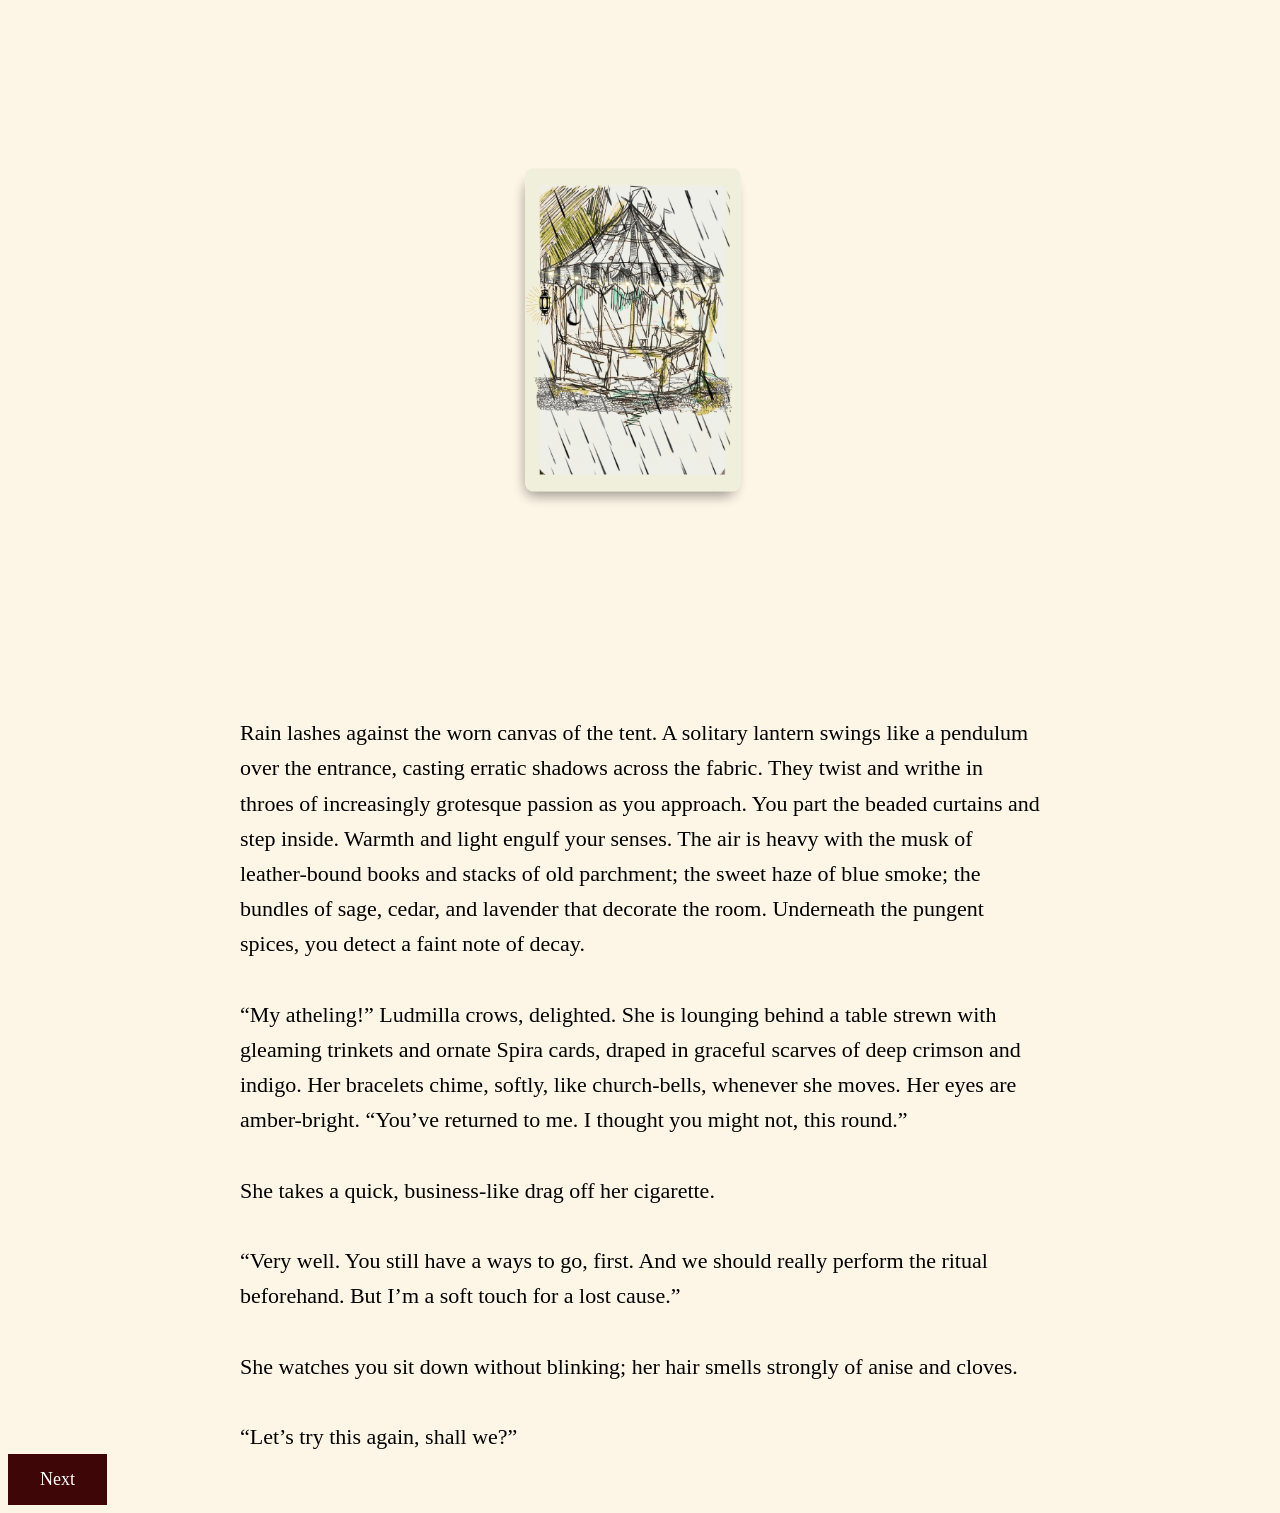
<file: index.html>
<!DOCTYPE html>
<html lang="en">
<head>
    <meta charset="UTF-8">
    <meta http-equiv="X-Content-Type-Options" content="nosniff">
    <title>Strange Loops</title>
    <link rel="stylesheet" type="text/css" href="style.css">
</head>
<body>
    <img id="tarot" src="Entrance.jpg" class="center"></img>
    <div id="content"></div>
    <script src="script.js"></script>
</body>
<button id="nextbutton" margin=0 onclick="nextScene()">Next</button> 
</html>
</file>
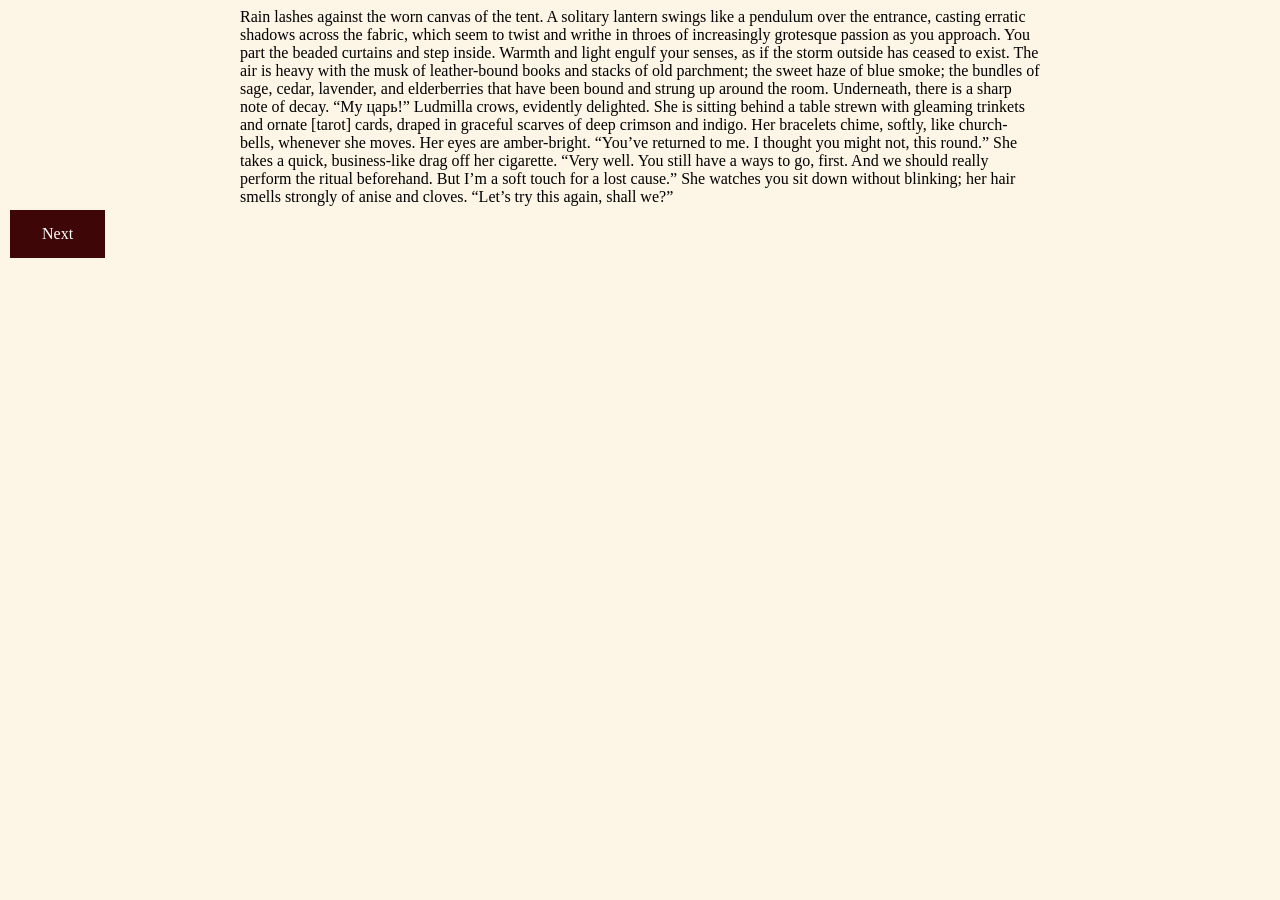
<file: Strange Loops/index.html>
<!DOCTYPE html>
<html lang="en">
<head>
    <meta charset="UTF-8">
    <meta http-equiv="X-Content-Type-Options" content="nosniff">
    <title>Strange Loops</title>
    <link rel="stylesheet" type="text/css" href="style.css">
</head>
<body>
    <div id="content"></div>
    <button id="nextbutton" onclick="nextScene()">Next</button> 
    <script src="script.js"></script>
</body>
</html>
</file>
<file: style.css>
body {
    background-color: #FDF5E6; /* Yellowish background */
    font-family: 'Times New Roman', Times, serif; /* Classic font */
    font-size: 22px;
    line-height: 160%;
    /* text-align: center; */
    /* Additional styling to mimic old texts */
}

#content {
    width: 72%; /* You can adjust the width as needed */
    max-width: 800px;
    margin: 0 auto; /* This centers the div */
}

.center {
    display: block;
    margin-left: auto;
    margin-right: auto;
    height: 7%;
    max-width: 500px;
    background: transparent;
}

button {
    background-color: #3e0606; /* Green background */
    border: none; /* No border */
    color: rgb(255, 255, 255); /* White text */
    padding: 15px 32px; /* Padding */
    text-align: center; /* Centered text */
    text-decoration: none; /* No underline */
    display: inline-block; /* Inline block */
    font-size: 18px; /* Text size */
    cursor: pointer; /* Pointer cursor on hover */
    font-family: 'Times New Roman', Times, serif; /* Classic font */
}
</file>
<file: Strange Loops/style.css>
body {
    background-color: #FDF5E6; /* Yellowish background */
    font-family: 'Times New Roman', Times, serif; /* Classic font */
    /* text-align: center; */
    /* Additional styling to mimic old texts */
}

#content {
    width: 90%; /* You can adjust the width as needed */
    max-width: 800px;
    margin: 0 auto; /* This centers the div */
}

button {
    background-color: #3e0606; /* Green background */
    border: none; /* No border */
    color: rgb(255, 255, 255); /* White text */
    padding: 15px 32px; /* Padding */
    text-align: center; /* Centered text */
    text-decoration: none; /* No underline */
    display: inline-block; /* Inline block */
    font-size: 16px; /* Text size */
    margin: 4px 2px; /* Margin */
    cursor: pointer; /* Pointer cursor on hover */
    font-family: 'Times New Roman', Times, serif; /* Classic font */
}
</file>
